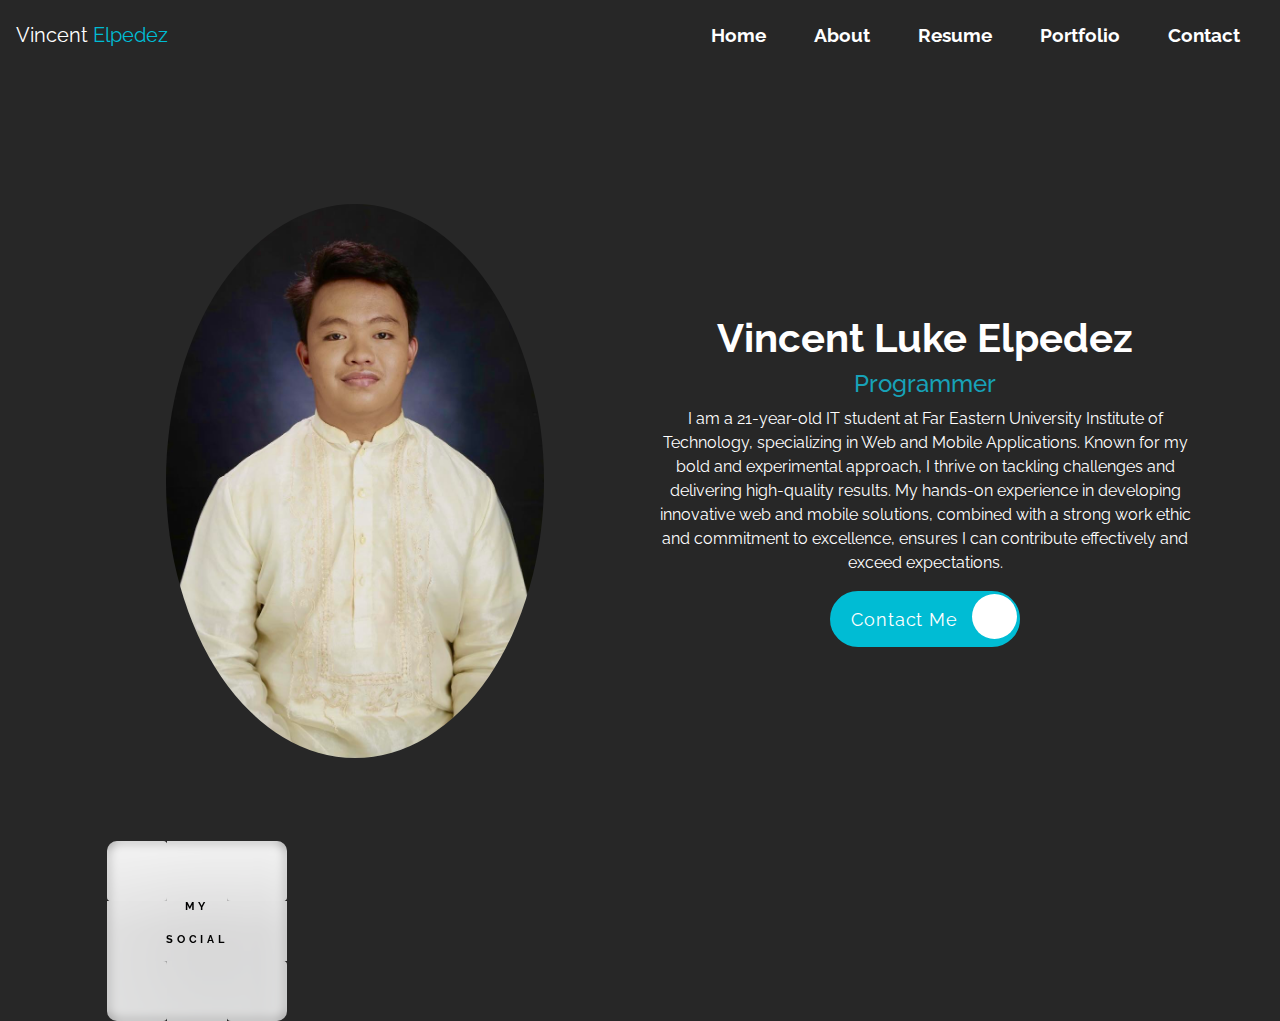
<file: index.html>
<!DOCTYPE html>
<html lang="en">
<head>
    <meta charset="UTF-8">
    <meta name="viewport" content="width=device-width, initial-scale=1.0">
    <title>Vincent Elpedez</title>
    <link rel="stylesheet" href="https://maxcdn.bootstrapcdn.com/bootstrap/4.5.2/css/bootstrap.min.css">
    <link rel="stylesheet" href="./assets/css/style.css">
    <link rel="stylesheet" href="https://cdnjs.cloudflare.com/ajax/libs/font-awesome/5.15.3/css/all.min.css">
    <link href="https://fonts.googleapis.com/css2?family=Raleway:wght@400;700&display=swap" rel="stylesheet">
</head>
<body>
    <!-- Navigation -->
    <nav class="navbar navbar-expand-lg navbar-dark">
        <a class="navbar-brand" href="#">Vincent <span class="text-primary">Elpedez</span></a>
        <button class="navbar-toggler" type="button" data-toggle="collapse" data-target="#navbarNav" aria-controls="navbarNav" aria-expanded="false" aria-label="Toggle navigation">
            <span class="navbar-toggler-icon"></span>
        </button>
        <div class="collapse navbar-collapse" id="navbarNav">
            <ul class="navbar-nav ml-auto">
                <li class="nav-item">
                    <a class="btn" href="index.html"><span>Home</span></a>
                </li>
                <li class="nav-item">
                    <a class="btn" href="./pages/About-me/index.html"><span>About</span></a>
                </li>
                <li class="nav-item">
                    <a class="btn" href="./pages/Resume/index.html"><span>Resume</span></a>
                </li>
                <li class="nav-item">
                    <a class="btn" href="./pages/Portfolio/index.html"><span>Portfolio</span></a>
                </li>
                <li class="nav-item">
                    <a class="btn" href="./pages/Contact/index.html"><span>Contact</span></a>
                </li>
            </ul>
        </div>
    </nav>

    <!-- Main Section -->
    <div class="container text-center text-white">
        <div class="row align-items-center" style="height: 80vh;">
            <div class="col-md-6">
                <img src="./assets/img/PP.jpg" alt="Vincent" class="img-fluid rounded-circle">
            </div>
            <div class="col-md-6">
                <h1>Vincent Luke Elpedez</h1>
                <h3 class="text-info">Programmer</h3>
                <p>I am a 21-year-old IT student at Far Eastern University Institute of Technology, specializing in Web and Mobile Applications. Known for my bold and experimental approach, I thrive on tackling challenges and delivering high-quality results. My hands-on experience in developing innovative web and mobile solutions, combined with a strong work ethic and commitment to excellence, ensures I can contribute effectively and exceed expectations.</p>
                <button class="cta">
                    <span>Contact Me &nbsp;</span>
                    <svg viewBox="0 0 13 10" height="10px" width="15px">
                      <path d="M1,5 L11,5"></path>
                      <polyline points="8 1 12 5 8 9"></polyline>
                    </svg>
                  </button>
            
            </div>
        </div>
        <div class="main">
            <div class="card">
              <svg
                fill-rule="nonzero"
                height="30px"
                width="30px"
                viewBox="0,0,256,256"
                xmlns:xlink="http://www.w3.org/1999/xlink"
                xmlns="http://www.w3.org/2000/svg"
                class="instagram"
              >
              <a xlink:href="https://www.instagram.com/swaggyyvince?igsh=MTYzZGw1YmF0aWx3cA==" target="_blank"></a>
                <g
                  style="mix-blend-mode: normal"
                  text-anchor="none"
                  font-size="none"
                  font-weight="none"
                  font-family="none"
                  stroke-dashoffset="0"
                  stroke-dasharray=""
                  stroke-miterlimit="10"
                  stroke-linejoin="miter"
                  stroke-linecap="butt"
                  stroke-width="1"
                  stroke="none"
                  fill-rule="nonzero"
                >
                  <g transform="scale(8,8)">
                    <path
                      d="M11.46875,5c-3.55078,0 -6.46875,2.91406 -6.46875,6.46875v9.0625c0,3.55078 2.91406,6.46875 6.46875,6.46875h9.0625c3.55078,0 6.46875,-2.91406 6.46875,-6.46875v-9.0625c0,-3.55078 -2.91406,-6.46875 -6.46875,-6.46875zM11.46875,7h9.0625c2.47266,0 4.46875,1.99609 4.46875,4.46875v9.0625c0,2.47266 -1.99609,4.46875 -4.46875,4.46875h-9.0625c-2.47266,0 -4.46875,-1.99609 -4.46875,-4.46875v-9.0625c0,-2.47266 1.99609,-4.46875 4.46875,-4.46875zM21.90625,9.1875c-0.50391,0 -0.90625,0.40234 -0.90625,0.90625c0,0.50391 0.40234,0.90625 0.90625,0.90625c0.50391,0 0.90625,-0.40234 0.90625,-0.90625c0,-0.50391 -0.40234,-0.90625 -0.90625,-0.90625zM16,10c-3.30078,0 -6,2.69922 -6,6c0,3.30078 2.69922,6 6,6c3.30078,0 6,-2.69922 6,-6c0,-3.30078 -2.69922,-6 -6,-6zM16,12c2.22266,0 4,1.77734 4,4c0,2.22266 -1.77734,4 -4,4c-2.22266,0 -4,-1.77734 -4,-4c0,-2.22266 1.77734,-4 4,-4z"
                    ></path>
                  </g>
                </g>
              </svg>
            </div>
            <div class="card">
              <svg
                height="30px"
                width="30px"
                viewBox="0 0 48 48"
                xmlns="http://www.w3.org/2000/svg"
                class="twitter"
              >
                <path
                  d="M42,12.429c-1.323,0.586-2.746,0.977-4.247,1.162c1.526-0.906,2.7-2.351,3.251-4.058c-1.428,0.837-3.01,1.452-4.693,1.776C34.967,9.884,33.05,9,30.926,9c-4.08,0-7.387,3.278-7.387,7.32c0,0.572,0.067,1.129,0.193,1.67c-6.138-0.308-11.582-3.226-15.224-7.654c-0.64,1.082-1,2.349-1,3.686c0,2.541,1.301,4.778,3.285,6.096c-1.211-0.037-2.351-0.374-3.349-0.914c0,0.022,0,0.055,0,0.086c0,3.551,2.547,6.508,5.923,7.181c-0.617,0.169-1.269,0.263-1.941,0.263c-0.477,0-0.942-0.054-1.392-0.135c0.94,2.902,3.667,5.023,6.898,5.086c-2.528,1.96-5.712,3.134-9.174,3.134c-0.598,0-1.183-0.034-1.761-0.104C9.268,36.786,13.152,38,17.321,38c13.585,0,21.017-11.156,21.017-20.834c0-0.317-0.01-0.633-0.025-0.945C39.763,15.197,41.013,13.905,42,12.429"
                ></path>
              </svg>
            </div>
            <div class="card">
              <svg
                height="30px"
                width="30px"
                viewBox="0 0 40 40"
                xmlns="http://www.w3.org/2000/svg"
                class="dribble"
              >
                <path
                  d="M20,38.5C9.799,38.5,1.5,30.201,1.5,20S9.799,1.5,20,1.5S38.5,9.799,38.5,20S30.201,38.5,20,38.5z"
                ></path>
                <path
                  d="M20,2c9.925,0,18,8.075,18,18s-8.075,18-18,18S2,29.925,2,20S10.075,2,20,2 M20,1 C9.507,1,1,9.507,1,20s8.507,19,19,19s19-8.507,19-19S30.493,1,20,1L20,1z"
                  fill="#ea4c89"
                ></path>
                <path
                  d="M28.352 36.914c0 0-3.032-21.087-15.63-34.292M1.269 17.848c0 0 24.2 2.117 32.075-11.102M7.804 34.152c0 0 8.624-19.807 31.058-12.194"
                  stroke-miterlimit="10"
                  stroke="#ea4c89"
                  fill="none"
                ></path>
              </svg>
            </div>
            <div class="card">
              <svg
                height="30px"
                width="30px"
                viewBox="0 0 50 50"
                xmlns="http://www.w3.org/2000/svg"
                class="codepen"
              >
                <path
                  d="M 25 4 L 4 17.34375 L 4 32.652344 L 25 46 L 46 32.65625 L 46 17.34375 Z M 25 29.183594 L 19.066406 25.070313 L 25 21.023438 L 30.933594 25.070313 Z M 27 17.605469 L 27 9.949219 L 40.429688 18.484375 L 34.410156 22.65625 Z M 23 17.605469 L 15.589844 22.65625 L 9.570313 18.484375 L 23 9.949219 Z M 12.09375 25.042969 L 8 27.832031 L 8 22.203125 Z M 15.570313 27.453125 L 23 32.605469 L 23 40.050781 L 9.589844 31.527344 Z M 27 32.605469 L 34.429688 27.453125 L 40.410156 31.527344 L 27 40.050781 Z M 37.90625 25.042969 L 42 22.203125 L 42 27.832031 Z"
                ></path>
              </svg>
            </div>
            <div class="card">
              <svg
                xmlns="http://www.w3.org/2000/svg"
                viewBox="0 0 100 100"
                height="23px"
                width="23px"
                class="uiverse"
              >
                <path
                  fill="url(#paint0_linear_501_142)"
                  d="M38.0481 4.82927C38.0481 2.16214 40.018 0 42.4481 0H51.2391C53.6692 0 55.6391 2.16214 55.6391 4.82927V40.1401C55.6391 48.8912 53.2343 55.6657 48.4248 60.4636C43.6153 65.2277 36.7304 67.6098 27.7701 67.6098C18.8099 67.6098 11.925 65.2953 7.11548 60.6663C2.37183 56.0036 3.8147e-06 49.2967 3.8147e-06 40.5456V4.82927C3.8147e-06 2.16213 1.96995 0 4.4 0H13.2405C15.6705 0 17.6405 2.16214 17.6405 4.82927V39.1265C17.6405 43.7892 18.4805 47.2018 20.1605 49.3642C21.8735 51.5267 24.4759 52.6079 27.9678 52.6079C31.4596 52.6079 34.0127 51.5436 35.6268 49.4149C37.241 47.2863 38.0481 43.8399 38.0481 39.0758V4.82927Z"
                ></path>
                <path
                  fill="url(#paint1_linear_501_142)"
                  d="M86.9 61.8682C86.9 64.5353 84.9301 66.6975 82.5 66.6975H73.6595C71.2295 66.6975 69.2595 64.5353 69.2595 61.8682V4.82927C69.2595 2.16214 71.2295 0 73.6595 0H82.5C84.9301 0 86.9 2.16214 86.9 4.82927V61.8682Z"
                ></path>
                <path
                  fill="url(#paint2_linear_501_142)"
                  d="M2.86102e-06 83.2195C2.86102e-06 80.5524 1.96995 78.3902 4.4 78.3902H83.6C86.0301 78.3902 88 80.5524 88 83.2195V89.1707C88 91.8379 86.0301 94 83.6 94H4.4C1.96995 94 0 91.8379 0 89.1707L2.86102e-06 83.2195Z"
                ></path>
                <defs>
                  <linearGradient
                    gradientUnits="userSpaceOnUse"
                    y2="87.6201"
                    x2="96.1684"
                    y1="0"
                    x1="0"
                    id="paint0_linear_501_142"
                  >
                    <stop stop-color="#BF66FF"></stop>
                    <stop stop-color="#6248FF" offset="0.510417"></stop>
                    <stop stop-color="#00DDEB" offset="1"></stop>
                  </linearGradient>
                  <linearGradient
                    gradientUnits="userSpaceOnUse"
                    y2="87.6201"
                    x2="96.1684"
                    y1="0"
                    x1="0"
                    id="paint1_linear_501_142"
                  >
                    <stop stop-color="#BF66FF"></stop>
                    <stop stop-color="#6248FF" offset="0.510417"></stop>
                    <stop stop-color="#00DDEB" offset="1"></stop>
                  </linearGradient>
                  <linearGradient
                    gradientUnits="userSpaceOnUse"
                    y2="87.6201"
                    x2="96.1684"
                    y1="0"
                    x1="0"
                    id="paint2_linear_501_142"
                  >
                    <stop stop-color="#BF66FF"></stop>
                    <stop stop-color="#6248FF" offset="0.510417"></stop>
                    <stop stop-color="#00DDEB" offset="1"></stop>
                  </linearGradient>
                </defs>
              </svg>
            </div>
            <div class="card">
              <svg
                xmlns="http://www.w3.org/2000/svg"
                viewBox="0 0 48 48"
                width="30px"
                height="30px"
                class="discord"
              >
                <path
                  d="M40,12c0,0-4.585-3.588-10-4l-0.488,0.976C34.408,10.174,36.654,11.891,39,14c-4.045-2.065-8.039-4-15-4s-10.955,1.935-15,4c2.346-2.109,5.018-4.015,9.488-5.024L18,8c-5.681,0.537-10,4-10,4s-5.121,7.425-6,22c5.162,5.953,13,6,13,6l1.639-2.185C13.857,36.848,10.715,35.121,8,32c3.238,2.45,8.125,5,16,5s12.762-2.55,16-5c-2.715,3.121-5.857,4.848-8.639,5.815L33,40c0,0,7.838-0.047,13-6C45.121,19.425,40,12,40,12z M17.5,30c-1.933,0-3.5-1.791-3.5-4c0-2.209,1.567-4,3.5-4s3.5,1.791,3.5,4C21,28.209,19.433,30,17.5,30z M30.5,30c-1.933,0-3.5-1.791-3.5-4c0-2.209,1.567-4,3.5-4s3.5,1.791,3.5,4C34,28.209,32.433,30,30.5,30z"
                ></path>
              </svg>
            </div>
            <div class="card">
              <svg
                height="30px"
                width="30px"
                viewBox="0 0 30 30"
                xmlns="http://www.w3.org/2000/svg"
                class="github"
              >
                <path
                  d="M15,3C8.373,3,3,8.373,3,15c0,5.623,3.872,10.328,9.092,11.63C12.036,26.468,12,26.28,12,26.047v-2.051 c-0.487,0-1.303,0-1.508,0c-0.821,0-1.551-0.353-1.905-1.009c-0.393-0.729-0.461-1.844-1.435-2.526 c-0.289-0.227-0.069-0.486,0.264-0.451c0.615,0.174,1.125,0.596,1.605,1.222c0.478,0.627,0.703,0.769,1.596,0.769 c0.433,0,1.081-0.025,1.691-0.121c0.328-0.833,0.895-1.6,1.588-1.962c-3.996-0.411-5.903-2.399-5.903-5.098 c0-1.162,0.495-2.286,1.336-3.233C9.053,10.647,8.706,8.73,9.435,8c1.798,0,2.885,1.166,3.146,1.481C13.477,9.174,14.461,9,15.495,9 c1.036,0,2.024,0.174,2.922,0.483C18.675,9.17,19.763,8,21.565,8c0.732,0.731,0.381,2.656,0.102,3.594 c0.836,0.945,1.328,2.066,1.328,3.226c0,2.697-1.904,4.684-5.894,5.097C18.199,20.49,19,22.1,19,23.313v2.734 c0,0.104-0.023,0.179-0.035,0.268C23.641,24.676,27,20.236,27,15C27,8.373,21.627,3,15,3z"
                ></path>
              </svg>
            </div>
            <div class="card">
              <svg
                height="30px"
                width="30px"
                viewBox="0 0 48 48"
                xmlns="http://www.w3.org/2000/svg"
                class="telegram"
              >
                <path d="M24 4A20 20 0 1 0 24 44A20 20 0 1 0 24 4Z"></path>
                <path
                  d="M33.95,15l-3.746,19.126c0,0-0.161,0.874-1.245,0.874c-0.576,0-0.873-0.274-0.873-0.274l-8.114-6.733 l-3.97-2.001l-5.095-1.355c0,0-0.907-0.262-0.907-1.012c0-0.625,0.933-0.923,0.933-0.923l21.316-8.468 c-0.001-0.001,0.651-0.235,1.126-0.234C33.667,14,34,14.125,34,14.5C34,14.75,33.95,15,33.95,15z"
                  fill="#fff"
                ></path>
                <path
                  d="M23,30.505l-3.426,3.374c0,0-0.149,0.115-0.348,0.12c-0.069,0.002-0.143-0.009-0.219-0.043 l0.964-5.965L23,30.505z"
                  fill="#b0bec5"
                ></path>
                <path
                  d="M29.897,18.196c-0.169-0.22-0.481-0.26-0.701-0.093L16,26c0,0,2.106,5.892,2.427,6.912 c0.322,1.021,0.58,1.045,0.58,1.045l0.964-5.965l9.832-9.096C30.023,18.729,30.064,18.416,29.897,18.196z"
                  fill="#cfd8dc"
                ></path>
              </svg>
            </div>
            <div class="card">
              <svg
                xml:space="preserve"
                viewBox="0 0 256 256"
                height="30"
                width="30"
                version="1.1"
                xmlns:xlink="http://www.w3.org/1999/xlink"
                xmlns="http://www.w3.org/2000/svg"
                class="reddit"
              >
                <defs></defs>
                <g
                  transform="translate(1.4065934065934016 1.4065934065934016) scale(2.81 2.81)"
                  style="stroke: none; border-radius:50%; stroke-width: 0; stroke-dasharray: none; stroke-linecap: butt; stroke-linejoin: miter; stroke-miterlimit: 10; fill: none; fill-rule: nonzero; opacity: 1;"
                >
                  <circle
                    transform="matrix(1 0 0 1 0 0)"
                    style="stroke: none; stroke-width: 0; stroke-dasharray: none; stroke-linecap: butt; stroke-linejoin: miter; stroke-miterlimit: 10; fill-rule: nonzero; opacity: 1;"
                    r="45"
                    cy="45"
                    cx="45"
                  ></circle>
                  <path
                    stroke-linecap="round"
                    transform="matrix(1 0 0 1 0 0)"
                    style="stroke: none; stroke-width: 1; stroke-dasharray: none; stroke-linecap: butt; stroke-linejoin: miter; stroke-miterlimit: 10; fill-rule: nonzero; opacity: 1;"
                    d="M 75.011 45 c -0.134 -3.624 -3.177 -6.454 -6.812 -6.331 c -1.611 0.056 -3.143 0.716 -4.306 1.823 c -5.123 -3.49 -11.141 -5.403 -17.327 -5.537 l 2.919 -14.038 l 9.631 2.025 c 0.268 2.472 2.483 4.262 4.955 3.993 c 2.472 -0.268 4.262 -2.483 3.993 -4.955 s -2.483 -4.262 -4.955 -3.993 c -1.421 0.145 -2.696 0.973 -3.4 2.204 L 48.68 17.987 c -0.749 -0.168 -1.499 0.302 -1.667 1.063 c 0 0.011 0 0.011 0 0.022 l -3.322 15.615 c -6.264 0.101 -12.36 2.025 -17.55 5.537 c -2.64 -2.483 -6.801 -2.36 -9.284 0.291 c -2.483 2.64 -2.36 6.801 0.291 9.284 c 0.515 0.481 1.107 0.895 1.767 1.186 c -0.045 0.66 -0.045 1.32 0 1.98 c 0 10.078 11.745 18.277 26.23 18.277 c 14.485 0 26.23 -8.188 26.23 -18.277 c 0.045 -0.66 0.045 -1.32 0 -1.98 C 73.635 49.855 75.056 47.528 75.011 45 z M 30.011 49.508 c 0 -2.483 2.025 -4.508 4.508 -4.508 c 2.483 0 4.508 2.025 4.508 4.508 s -2.025 4.508 -4.508 4.508 C 32.025 53.993 30.011 51.991 30.011 49.508 z M 56.152 62.058 v -0.179 c -3.199 2.405 -7.114 3.635 -11.119 3.468 c -4.005 0.168 -7.919 -1.063 -11.119 -3.468 c -0.425 -0.515 -0.347 -1.286 0.168 -1.711 c 0.447 -0.369 1.085 -0.369 1.544 0 c 2.707 1.98 6.007 2.987 9.362 2.83 c 3.356 0.179 6.667 -0.783 9.407 -2.74 c 0.492 -0.481 1.297 -0.47 1.779 0.022 C 56.655 60.772 56.644 61.577 56.152 62.058 z M 55.537 54.34 c -0.078 0 -0.145 0 -0.224 0 l 0.034 -0.168 c -2.483 0 -4.508 -2.025 -4.508 -4.508 s 2.025 -4.508 4.508 -4.508 s 4.508 2.025 4.508 4.508 C 59.955 52.148 58.02 54.239 55.537 54.34 z"
                  ></path>
                </g>
              </svg>
            </div>
            <p class="text">MY<br /><br />SOCIAL</p>
            <div class="main_back"></div>
          </div>
          
    </div>

    <!-- Scripts -->
    <script src="https://code.jquery.com/jquery-3.5.1.slim.min.js"></script>
    <script src="https://cdn.jsdelivr.net/npm/@popperjs/core@2.5.4/dist/umd/popper.min.js"></script>
    <script src="https://maxcdn.bootstrapcdn.com/bootstrap/4.5.2/js/bootstrap.min.js"></script>
</body>
</html>
</file>
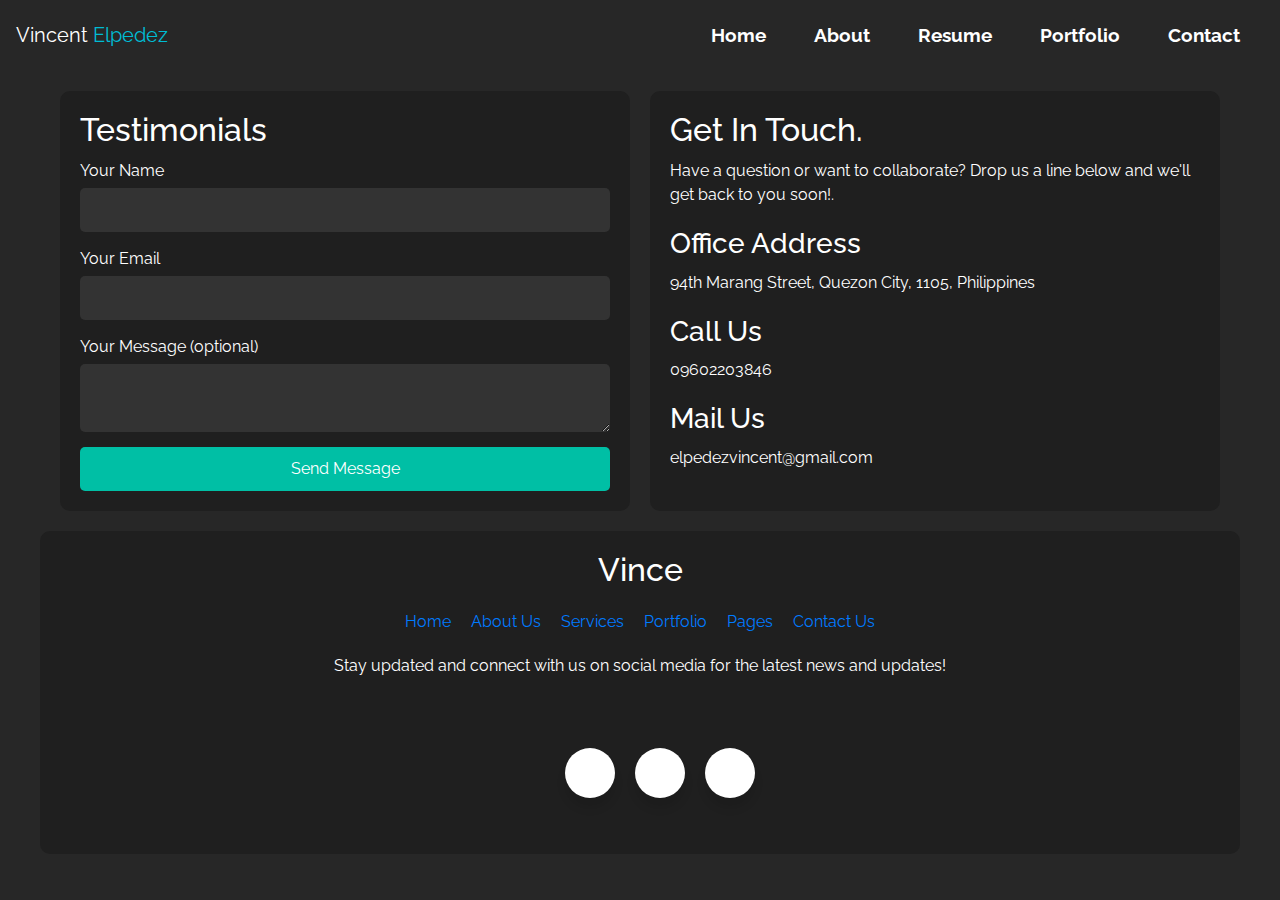
<file: pages/Contact/index.html>
<!DOCTYPE html>
<html lang="en">
<head>
    <meta charset="UTF-8">
    <meta name="viewport" content="width=device-width, initial-scale=1.0">
    <title>Vincent Elpedez</title>
    <link rel="stylesheet" href="https://maxcdn.bootstrapcdn.com/bootstrap/4.5.2/css/bootstrap.min.css">
    <link rel="stylesheet" href="./assets/css/style.css">
    <link rel="stylesheet" href="https://cdnjs.cloudflare.com/ajax/libs/font-awesome/5.15.3/css/all.min.css">
    <link href="https://fonts.googleapis.com/css2?family=Raleway:wght@400;700&display=swap" rel="stylesheet">
</head>

    <!-- Navigation -->
    <nav class="navbar navbar-expand-lg navbar-dark">
        <a class="navbar-brand" href="#">Vincent <span class="text-primary">Elpedez</span></a>
        <button class="navbar-toggler" type="button" data-toggle="collapse" data-target="#navbarNav" aria-controls="navbarNav" aria-expanded="false" aria-label="Toggle navigation">
            <span class="navbar-toggler-icon"></span>
        </button>
        <div class="collapse navbar-collapse" id="navbarNav">
            <ul class="navbar-nav ml-auto">
                <li class="nav-item">
                    <a class="btn" href="../../index.html"><span>Home</span></a>
                </li>
                <li class="nav-item">
                    <a class="btn" href="../About-me/index.html"><span>About</span></a>
                </li>
                <li class="nav-item">
                    <a class="btn" href="../Resume/index.html"><span>Resume</span></a>
                </li>
                <li class="nav-item">
                    <a class="btn" href="../Portfolio/index.html"><span>Portfolio</span></a>
                </li>
                <li class="nav-item">
                    <a class="btn" href="./index.html"><span>Contact</span></a>
                </li>
            </ul>
        </div>
    </nav>

    <!-- Main Section -->
    <body>
        <!-- Contact Form Section -->
        <section class="contact-section">
          <div class="contact-container">
            <div class="form-container">
              <h2>Testimonials</h2>
              <form action="#">
                <div class="input-group">
                  <label for="name">Your Name</label>
                  <input type="text" id="name" name="name">
                </div>
                <div class="input-group">
                  <label for="email">Your Email</label>
                  <input type="email" id="email" name="email">
                </div>
                <div class="input-group">
                  <label for="message">Your Message (optional)</label>
                  <textarea id="message" name="message"></textarea>
                </div>
                <button type="submit">Send Message</button>
              </form>
            </div>
            <div class="contact-info">
              <h2>Get In Touch.</h2>
              <p>Have a question or want to collaborate? Drop us a line below and we'll get back to you soon!.</p>
              <div class="info-group">
                <h3>Office Address</h3>
                <p>94th Marang Street, Quezon City, 1105, Philippines</p>
              </div>
              <div class="info-group">
                <h3>Call Us</h3>
                <p>09602203846</p>
              </div>
              <div class="info-group">
                <h3>Mail Us</h3>
                <p>elpedezvincent@gmail.com</p>
              </div>
            </div>
          </div>
        </section>
      
        <!-- Footer Section -->
        <footer>
          <div class="footer-container">
            <h2>Vince</h2>
            <nav>
              <a href="#">Home</a>
              <a href="#">About Us</a>
              <a href="#">Services</a>
              <a href="#">Portfolio</a>
              <a href="#">Pages</a>
              <a href="#">Contact Us</a>
            </nav>
            <p>Stay updated and connect with us on social media for the latest news and updates!</p>
            <ul class="wrapper">
                <li class="icon facebook">
                  <span class="tooltip">Facebook</span>
                  <svg
                    viewBox="0 0 320 512"
                    height="1.2em"
                    fill="currentColor"
                    xmlns="http://www.w3.org/2000/svg"
                  >
                    <path
                      d="M279.14 288l14.22-92.66h-88.91v-60.13c0-25.35 12.42-50.06 52.24-50.06h40.42V6.26S260.43 0 225.36 0c-73.22 0-121.08 44.38-121.08 124.72v70.62H22.89V288h81.39v224h100.17V288z"
                    ></path>
                  </svg>
                </li>
                <li class="icon twitter">
                  <span class="tooltip">Twitter</span>
                  <svg
                    height="1.8em"
                    fill="currentColor"
                    viewBox="0 0 48 48"
                    xmlns="http://www.w3.org/2000/svg"
                    class="twitter"
                  >
                    <path
                      d="M42,12.429c-1.323,0.586-2.746,0.977-4.247,1.162c1.526-0.906,2.7-2.351,3.251-4.058c-1.428,0.837-3.01,1.452-4.693,1.776C34.967,9.884,33.05,9,30.926,9c-4.08,0-7.387,3.278-7.387,7.32c0,0.572,0.067,1.129,0.193,1.67c-6.138-0.308-11.582-3.226-15.224-7.654c-0.64,1.082-1,2.349-1,3.686c0,2.541,1.301,4.778,3.285,6.096c-1.211-0.037-2.351-0.374-3.349-0.914c0,0.022,0,0.055,0,0.086c0,3.551,2.547,6.508,5.923,7.181c-0.617,0.169-1.269,0.263-1.941,0.263c-0.477,0-0.942-0.054-1.392-0.135c0.94,2.902,3.667,5.023,6.898,5.086c-2.528,1.96-5.712,3.134-9.174,3.134c-0.598,0-1.183-0.034-1.761-0.104C9.268,36.786,13.152,38,17.321,38c13.585,0,21.017-11.156,21.017-20.834c0-0.317-0.01-0.633-0.025-0.945C39.763,15.197,41.013,13.905,42,12.429"
                    ></path>
                  </svg>
                </li>
                <li class="icon instagram">
                  <span class="tooltip">Instagram</span>
                  <svg
                    xmlns="http://www.w3.org/2000/svg"
                    height="1.2em"
                    fill="currentColor"
                    class="bi bi-instagram"
                    viewBox="0 0 16 16"
                  >
                    <path
                      d="M8 0C5.829 0 5.556.01 4.703.048 3.85.088 3.269.222 2.76.42a3.917 3.917 0 0 0-1.417.923A3.927 3.927 0 0 0 .42 2.76C.222 3.268.087 3.85.048 4.7.01 5.555 0 5.827 0 8.001c0 2.172.01 2.444.048 3.297.04.852.174 1.433.372 1.942.205.526.478.972.923 1.417.444.445.89.719 1.416.923.51.198 1.09.333 1.942.372C5.555 15.99 5.827 16 8 16s2.444-.01 3.298-.048c.851-.04 1.434-.174 1.943-.372a3.916 3.916 0 0 0 1.416-.923c.445-.445.718-.891.923-1.417.197-.509.332-1.09.372-1.942C15.99 10.445 16 10.173 16 8s-.01-2.445-.048-3.299c-.04-.851-.175-1.433-.372-1.941a3.926 3.926 0 0 0-.923-1.417A3.911 3.911 0 0 0 13.24.42c-.51-.198-1.092-.333-1.943-.372C10.443.01 10.172 0 7.998 0h.003zm-.717 1.442h.718c2.136 0 2.389.007 3.232.046.78.035 1.204.166 1.486.275.373.145.64.319.92.599.28.28.453.546.598.92.11.281.24.705.275 1.485.039.843.047 1.096.047 3.231s-.008 2.389-.047 3.232c-.035.78-.166 1.203-.275 1.485a2.47 2.47 0 0 1-.599.919c-.28.28-.546.453-.92.598-.28.11-.704.24-1.485.276-.843.038-1.096.047-3.232.047s-2.39-.009-3.233-.047c-.78-.036-1.203-.166-1.485-.276a2.478 2.478 0 0 1-.92-.598 2.48 2.48 0 0 1-.6-.92c-.109-.281-.24-.705-.275-1.485-.038-.843-.046-1.096-.046-3.233 0-2.136.008-2.388.046-3.231.036-.78.166-1.204.276-1.486.145-.373.319-.64.599-.92.28-.28.546-.453.92-.598.282-.11.705-.24 1.485-.276.738-.034 1.024-.044 2.515-.045v.002zm4.988 1.328a.96.96 0 1 0 0 1.92.96.96 0 0 0 0-1.92zm-4.27 1.122a4.109 4.109 0 1 0 0 8.217 4.109 4.109 0 0 0 0-8.217zm0 1.441a2.667 2.667 0 1 1 0 5.334 2.667 2.667 0 0 1 0-5.334z"
                    ></path>
                  </svg>
                </li>
              </ul>
              
          </div>
        </footer>
      </body>

    <!-- Scripts -->
    <script src="https://code.jquery.com/jquery-3.5.1.slim.min.js"></script>
    <script src="https://cdn.jsdelivr.net/npm/@popperjs/core@2.5.4/dist/umd/popper.min.js"></script>
    <script src="https://maxcdn.bootstrapcdn.com/bootstrap/4.5.2/js/bootstrap.min.js"></script>
</body>
</html>
</file>
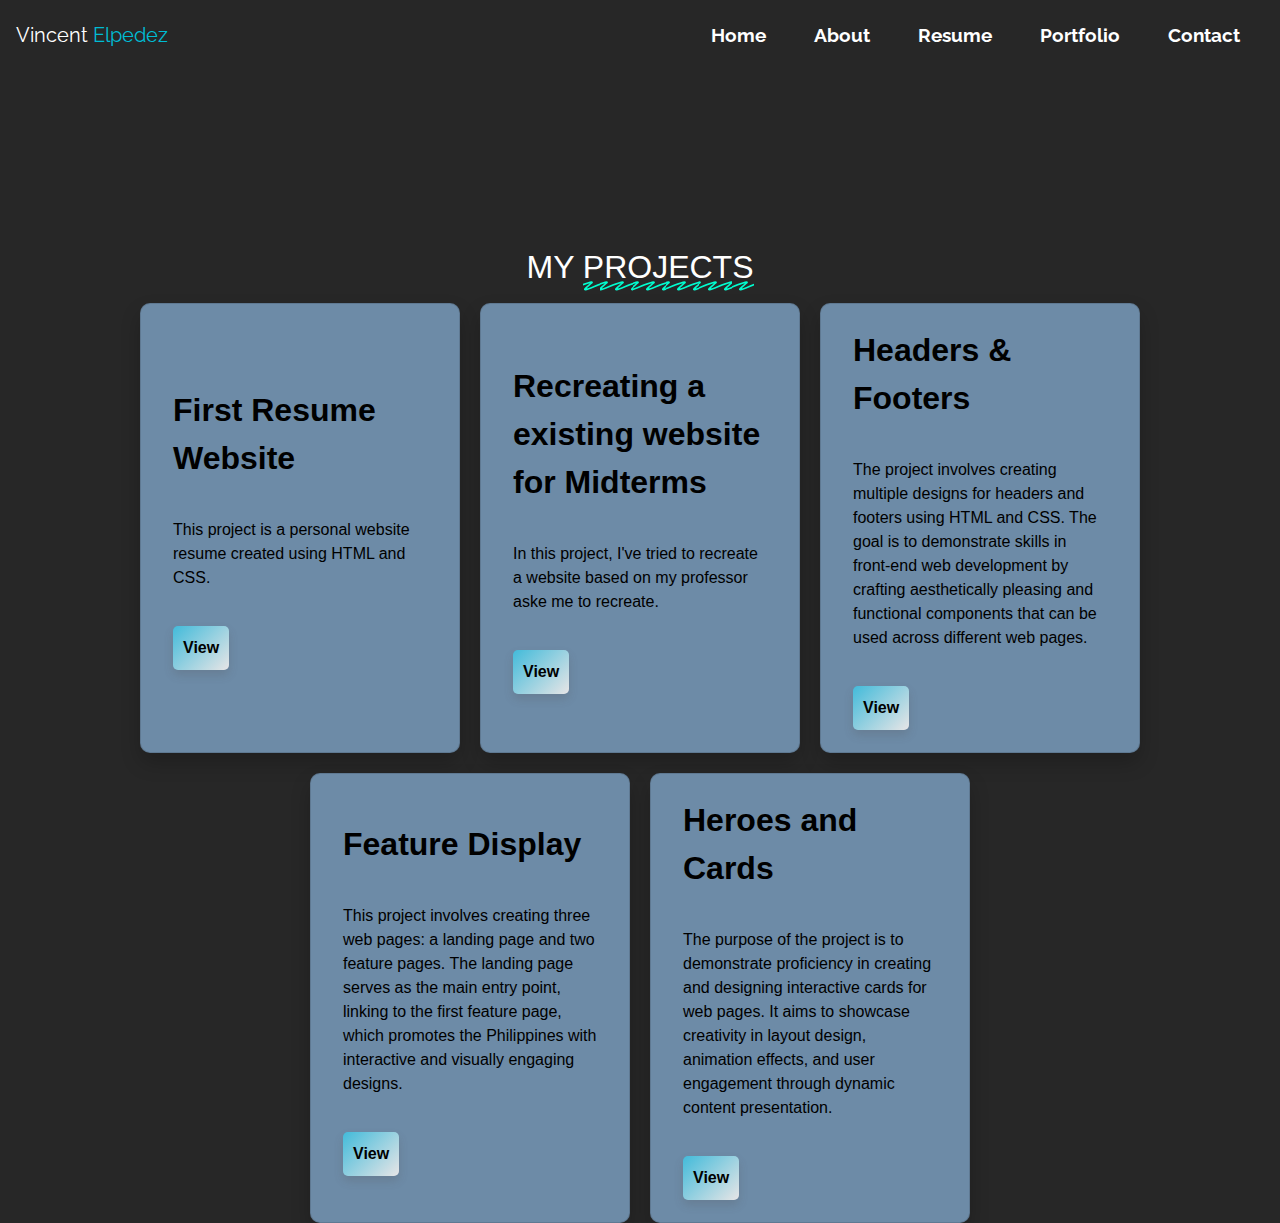
<file: pages/Portfolio/index.html>
<!DOCTYPE html>
<html lang="en">
<head>
    <meta charset="UTF-8">
    <meta name="viewport" content="width=device-width, initial-scale=1.0">
    <title>Vincent Elpedez</title>
    <link rel="stylesheet" href="https://maxcdn.bootstrapcdn.com/bootstrap/4.5.2/css/bootstrap.min.css">
    <link rel="stylesheet" href="./assets/css/style.css">
    <link rel="stylesheet" href="https://cdnjs.cloudflare.com/ajax/libs/font-awesome/5.15.3/css/all.min.css">
    <link href="https://fonts.googleapis.com/css2?family=Raleway:wght@400;700&display=swap" rel="stylesheet">
</head>

    <!-- Navigation -->
    <nav class="navbar navbar-expand-lg navbar-dark">
        <a class="navbar-brand" href="#">Vincent <span class="text-primary">Elpedez</span></a>
        <button class="navbar-toggler" type="button" data-toggle="collapse" data-target="#navbarNav" aria-controls="navbarNav" aria-expanded="false" aria-label="Toggle navigation">
            <span class="navbar-toggler-icon"></span>
        </button>
        <div class="collapse navbar-collapse" id="navbarNav">
            <ul class="navbar-nav ml-auto">
                <li class="nav-item">
                    <a class="btn" href="../../index.html"><span>Home</span></a>
                </li>
                <li class="nav-item">
                    <a class="btn" href="../About-me/index.html"><span>About</span></a>
                </li>
                <li class="nav-item">
                    <a class="btn" href="../Resume/index.html"><span>Resume</span></a>
                </li>
                <li class="nav-item">
                    <a class="btn" href="./index.html"><span>Portfolio</span></a>
                </li>
                <li class="nav-item">
                    <a class="btn" href="../Contact/index.html"><span>Contact</span></a>
                </li>
            </ul>
        </div>
    </nav>

    <!-- Main Section -->
    <body>
        <h2 class="section-heading">My <span class="fancy">Projects</span></h2>
        <div class="cards-container">
            <div class="card">
                <div class="content">
                    <p class="heading">First Resume Website</p>
                    <p class="para">
                        This project is a personal website resume created using HTML and CSS.
                    </p>
                    <a href="https://vinceelpedez.github.io/WD-Sw2-Elpedez/" class="btn">View</a>
                </div>
            </div>
            <div class="card">
                <div class="content">
                    <p class="heading">Recreating a existing website for Midterms</p>
                    <p class="para">
                        In this project, I've tried to recreate a website based on my professor aske me to recreate.
                    </p>
                    <a href="https://vinceelpedez.github.io/WD-MIDTERMS-ELPEDEZ/" class="btn">View</a>
                </div>
            </div>
            <div class="card">
                <div class="content">
                    <p class="heading">Headers & Footers</p>
                    <p class="para">
                        The project involves creating multiple designs for headers and footers using HTML and CSS. The goal is to demonstrate skills in front-end web development by crafting aesthetically pleasing and functional components that can be used across different web pages. 
                    </p>
                    <a href="https://vinceelpedez.github.io/WD-ELPEDEZ-SA3/" class="btn">View</a>
                </div>
            </div>
            <div class="card">
                <div class="content">
                    <p class="heading">Feature Display</p>
                    <p class="para">
                        This project involves creating three web pages: a landing page and two feature pages. The landing page serves as the main entry point, linking to the first feature page, which promotes the Philippines with interactive and visually engaging designs.
                    </p>
                    <a href="https://vinceelpedez.github.io/WD-SW4-ELPEDEZ/" class="btn">View</a>
                </div>
            </div>
            <div class="card">
                <div class="content">
                    <p class="heading">Heroes and Cards</p>
                    <p class="para">
                        The purpose of the project is to demonstrate proficiency in creating and designing interactive cards for web pages. It aims to showcase creativity in layout design, animation effects, and user engagement through dynamic content presentation.
                    </p>
                    <a href="https://vinceelpedez.github.io/WD-Hands-on-2-ELPEDEZ/" class="btn">View</a>
                </div>
            </div>
        </div>


        </body>

    <!-- Scripts -->
    <script src="https://code.jquery.com/jquery-3.5.1.slim.min.js"></script>
    <script src="https://cdn.jsdelivr.net/npm/@popperjs/core@2.5.4/dist/umd/popper.min.js"></script>
    <script src="https://maxcdn.bootstrapcdn.com/bootstrap/4.5.2/js/bootstrap.min.js"></script>
</body>
</html>
</file>
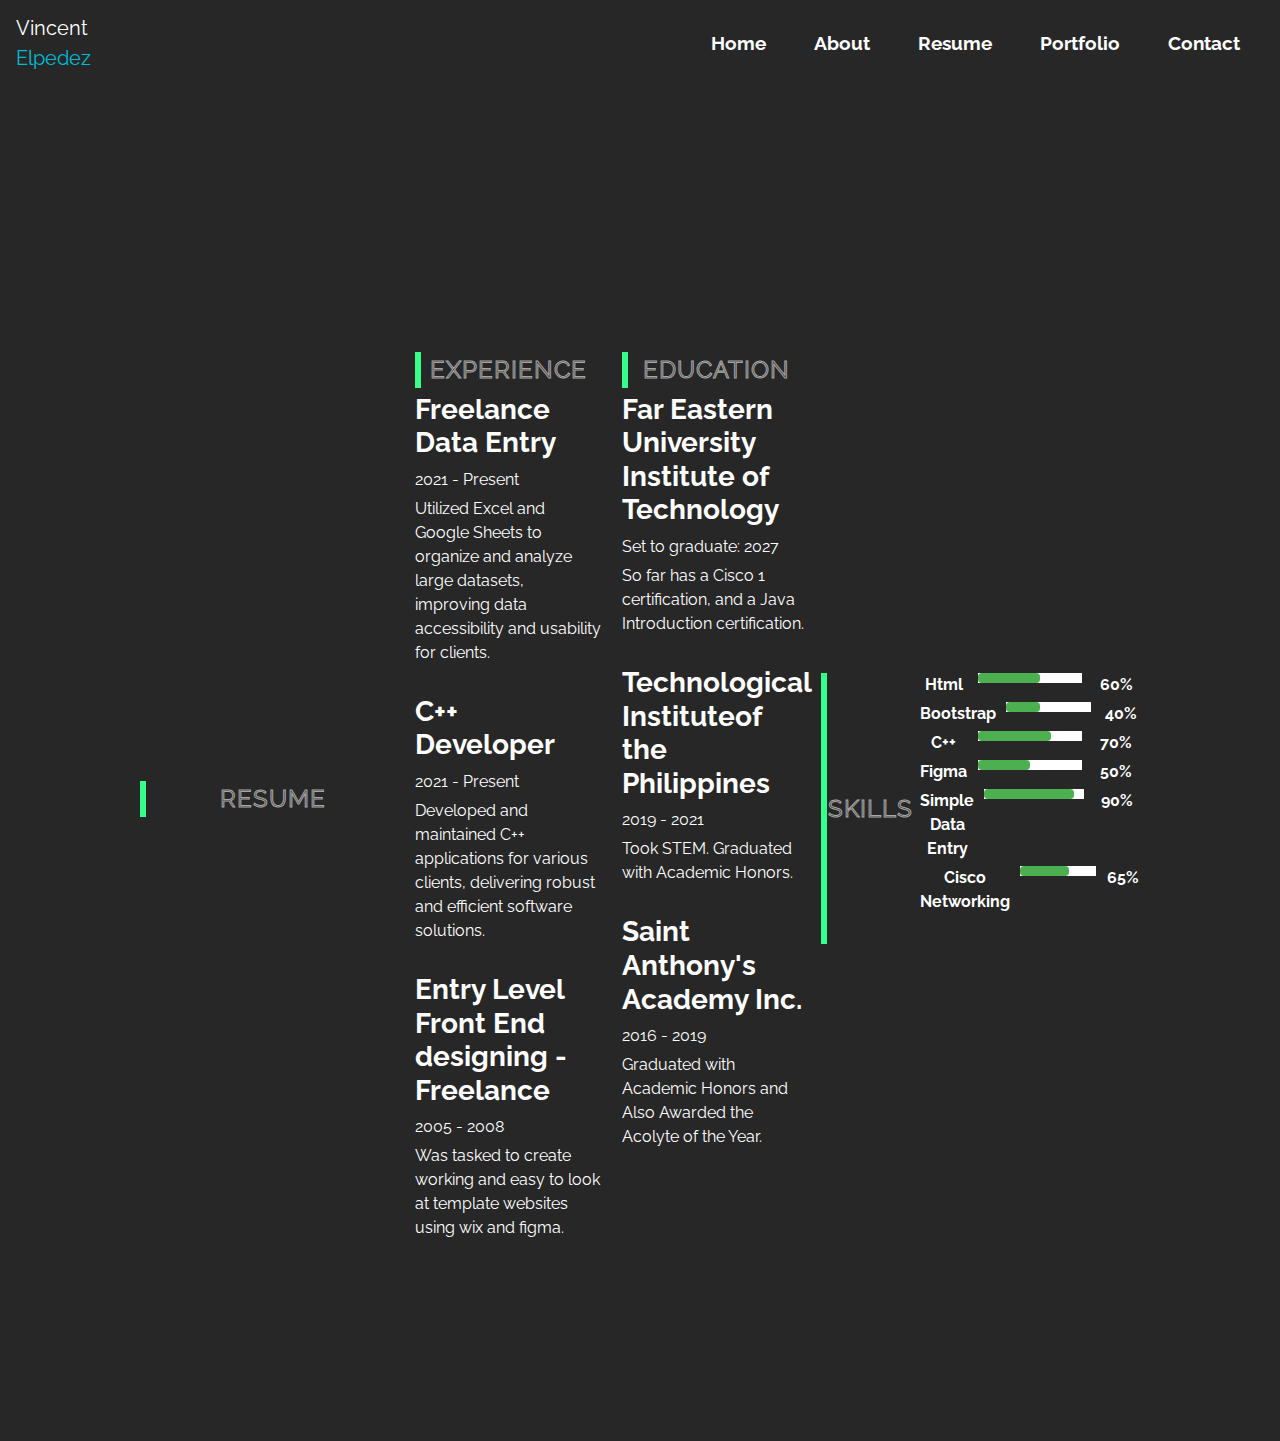
<file: pages/Resume/index.html>
<!DOCTYPE html>
<html lang="en">
<head>
    <meta charset="UTF-8">
    <meta name="viewport" content="width=device-width, initial-scale=1.0">
    <title>Vincent Elpedez</title>
    <link rel="stylesheet" href="https://maxcdn.bootstrapcdn.com/bootstrap/4.5.2/css/bootstrap.min.css">
    <link rel="stylesheet" href="./assets/css/style.css">
    <link rel="stylesheet" href="https://cdnjs.cloudflare.com/ajax/libs/font-awesome/5.15.3/css/all.min.css">
    <link href="https://fonts.googleapis.com/css2?family=Raleway:wght@400;700&display=swap" rel="stylesheet">
</head>
<body>
    <!-- Navigation -->
    <nav class="navbar navbar-expand-lg navbar-dark">
        <a class="navbar-brand" href="#">Vincent <span class="text-primary">Elpedez</span></a>
        <button class="navbar-toggler" type="button" data-toggle="collapse" data-target="#navbarNav" aria-controls="navbarNav" aria-expanded="false" aria-label="Toggle navigation">
            <span class="navbar-toggler-icon"></span>
        </button>
        <div class="collapse navbar-collapse" id="navbarNav">
            <ul class="navbar-nav ml-auto">
                <li class="nav-item">
                    <a class="btn" href="../../index.html"><span>Home</span></a>
                </li>
                <li class="nav-item">
                    <a class="btn" href="../About-me/index.html"><span>About</span></a>
                </li>
                <li class="nav-item">
                    <a class="btn" href="./index.html"><span>Resume</span></a>
                </li>
                <li class="nav-item">
                    <a class="btn" href="../Portfolio/index.html"><span>Portfolio</span></a>
                </li>
                <li class="nav-item">
                    <a class="btn" href="../Contact/index.html"><span>Contact</span></a>
                </li>
            </ul>
        </div>
    </nav>

    <!-- Main Section -->
    <body>
        <div class="resume-container">
            <div class="resume">
                <button class="button" data-text="Resume">
                    <span class="actual-text">&nbsp;Resume&nbsp;</span>
                    <span aria-hidden="true" class="hover-text">&nbsp;Resume&nbsp;</span>
                </button>
                <div class="section">
                    <div class="column">
                        <button class="button" data-text="Working History">
                            <span class="actual-text">&nbsp;Experience&nbsp;</span>
                            <span aria-hidden="true" class="hover-text">&nbsp;Experience&nbsp;</span>
                        </button>
                        <div class="job">
                            <h3>Freelance Data Entry</h3>
                            <span>2021 - Present</span>
                            <p>Utilized Excel and Google Sheets to organize and analyze large datasets, improving data accessibility and usability for clients.</p>
                        </div>
                        <div class="job">
                            <h3>C++ Developer</h3>
                            <span>2021 - Present</span>
                            <p>Developed and maintained C++ applications for various clients, delivering robust and efficient software solutions.</p>
                        </div>
                        <div class="job">
                            <h3>Entry Level Front End designing -  Freelance</h3>
                            <span>2005 - 2008</span>
                            <p>Was tasked to create working and easy to look at template websites using wix and figma.</p>
                        </div>
                    </div>
                    <div class="column">
                        <button class="button" data-text="History">
                            <span class="actual-text">&nbsp;Education&nbsp;</span>
                            <span aria-hidden="true" class="hover-text">&nbsp;Education&nbsp;</span>
                        </button>
                        <div class="education">
                            <h3>Far Eastern University Institute of Technology</h3>
                            <span>Set to graduate: 2027</span>
                            <p>So far has a Cisco 1 certification, and a Java Introduction certification.</p>
                        </div>
                        <div class="education">
                            <h3>Technological Instituteof the Philippines</h3>
                            <span>2019 - 2021</span>
                            <p>Took  STEM. Graduated with Academic Honors.</p>
                        </div>
                        <div class="education">
                            <h3>Saint Anthony's Academy Inc.</h3>
                            <span>2016 - 2019</span>
                            <p>Graduated with Academic Honors and Also Awarded the Acolyte of the Year.</p>
                        </div>
                    </div>
                </div>
                <div class="section">
                    <button class="button" data-text="Skills">
                        <span class="actual-text">&nbsp;Skills&nbsp;</span>
                        <span aria-hidden="true" class="hover-text">&nbsp;Skills&nbsp;</span>
                    </button>
                    <div class="skills">
                        <div class="skill">
                            <span>Html</span>
                            <div class="bar">
                                <div class="progress" style="width: 60%;"></div>
                            </div>
                            <span>60%</span>
                        </div>
                        <div class="skill">
                            <span>Bootstrap</span>
                            <div class="bar">
                                <div class="progress" style="width: 40%;"></div>
                            </div>
                            <span>40%</span>
                        </div>
                        <div class="skill">
                            <span>C++</span>
                            <div class="bar">
                                <div class="progress" style="width: 70%;"></div>
                            </div>
                            <span>70%</span>
                        </div>
                        <div class="skill">
                            <span>Figma</span>
                            <div class="bar">
                                <div class="progress" style="width: 50%;"></div>
                            </div>
                            <span>50%</span>
                        </div>
                        <div class="skill">
                            <span>Simple Data Entry</span>
                            <div class="bar">
                                <div class="progress" style="width: 90%;"></div>
                            </div>
                            <span>90%</span>
                        </div>
                        <div class="skill">
                            <span>Cisco Networking</span>
                            <div class="bar">
                                <div class="progress" style="width: 65%;"></div>
                            </div>
                            <span>65%</span>
                        </div>
                    </div>
                </div>
            </div>
        </div>
    </body>
    <!-- Scripts -->
    <script src="https://code.jquery.com/jquery-3.5.1.slim.min.js"></script>
    <script src="https://cdn.jsdelivr.net/npm/@popperjs/core@2.5.4/dist/umd/popper.min.js"></script>
    <script src="https://maxcdn.bootstrapcdn.com/bootstrap/4.5.2/js/bootstrap.min.js"></script>
</body>
</html>
</file>
<file: assets/css/style.css>
body {
    background-color: #272727;
    color: #fff;
    font-family: 'Raleway', sans-serif;
}

.navbar {
    background-color: transparent;
}

.navbar-brand span {
    color: #00bcd4 !important;
}

.navbar-nav .btn {
    position: relative;
    transition: color 0.48s 0s cubic-bezier(0.23, 1, 0.32, 1), transform 0.48s cubic-bezier(0.23, 1, 0.32, 1);
    display: flex;
    padding: 12px 24px;
    align-items: center;
    justify-content: center;
    gap: 8px;
    font-family: inherit;
    font-size: 14px;
    border: none;
    cursor: pointer;
    color: #fff;
    overflow: hidden;
    text-decoration: none;
    background-color: transparent;
}

.navbar-nav .btn span {
    font-size: 1.2rem;
    font-weight: 700;
    line-height: 1.6;
}

.navbar-nav .btn::before {
    content: "";
    position: absolute;
    z-index: -1;
    left: 0%;
    top: 50%;
    transform: translateY(-50%) scaleY(0);
    width: 3px;
    height: 100%;
    background: #00bcd4;
    transition: transform 0.48s 0.4s cubic-bezier(0.23, 1, 0.32, 1), width 0.48s 0.1s cubic-bezier(0.23, 1, 0.32, 1);
}

.navbar-nav .btn:hover {
    color: #ffffff;
    transition: color 0.48s 0.24s cubic-bezier(0.23, 1, 0.32, 1), transform 0.48s 0.1s cubic-bezier(0.23, 1, 0.32, 1);
}

.navbar-nav .btn:hover::before {
    transform: translateY(-50%) scaleY(1);
    width: 100%;
    transition: transform 0.48s 0.1s cubic-bezier(0.23, 1, 0.32, 1), width 0.48s 0.4s cubic-bezier(0.23, 1, 0.32, 1);
}

.navbar-nav .btn:active {
    transform: scale(0.95);
}

h1 {
    font-size: 2.5em;
    font-weight: bold;
}

h3 {
    color: #00bcd4 !important;
    font-size: 1.5em;
}

.container {
    margin-top: 50px;
    height: calc(100vh - 56px);
}

.cta {
    position: relative;
    margin: auto;
    padding: 11.5px 18px;
    transition: all 0.2s ease;
    border: 3px solid #00bcd4;
    border-radius: 50px;
    background: #00bcd4;
    cursor: pointer;
  }

  .cta:before {
    content: "";
    position: absolute;
    top: 0;
    right: 0;
    display: block;
    border-radius: 50px;
    background: white;
    width: 45px;
    height: 45px;
    transition: all 0.8s ease;
  }

  .cta span {
    position: relative;
    font-family: 'Raleway', sans-serif;
    font-size: 18px;
    color: white;
    font-weight: 400;
    letter-spacing: 0.05em;
  }

  .cta svg {
    position: relative;
    top: 0;
    margin-left: 10px;
    fill: none;
    stroke-linecap: round;
    stroke-linejoin: round;
    stroke: white;
    stroke-width: 2;
    transform: translateX(-5px);
    transition: all 0.5s ease;
  }

  .cta:hover:before {
    width: 100%;
    background: #272727;
  }

  .cta:hover svg {
    transform: translateX(0);
    transition: all 2s ease;
  }

  .cta:active {
    transform: scale(0.95);
    transition: all 2s ease;
  }

.img-fluid {
    max-width: 70%;
    height: 10%;
    border-radius: 50%;
}

.row {
    height: 100%;
}

.main_back {
  position: absolute;
  border-radius: 10px;
  transform: rotate(90deg);
  width: 11em;
  height: 11em;
  background: linear-gradient(270deg, #03a9f4, #cc39a4, #ffb5d2);
  z-index: -2;
  box-shadow: inset 0px 0px 180px 5px #ffffff;
}

.main {
  display: flex;
  flex-wrap: wrap;
  width: 14em;
  align-items: center;
  justify-content: center;
  z-index: -1;
}

.card {
  display: flex;
  align-items: center;
  justify-content: center;
  width: 60px;
  height: 60px;
  border-top-left-radius: 10px;
  background: lightgrey;
  transition: 0.4s ease-in-out, 0.2s background-color ease-in-out,
    0.2s background-image ease-in-out;
  background: rgba(255, 255, 255, 0.596);
  backdrop-filter: blur(5px);
  border: 1px solid transparent;
  -webkit-backdrop-filter: blur(5px);
}

.card .instagram {
  opacity: 0;
  transition: 0.2s ease-in-out;
  fill: #cc39a4;
}

.card:nth-child(2) {
  border-radius: 0px;
}

.card:nth-child(2) .twitter {
  opacity: 0;
  transition: 0.2s ease-in-out;
  fill: #03a9f4;
}

.card:nth-child(3) {
  border-top-right-radius: 10px;
  border-top-left-radius: 0px;
}

.card:nth-child(3) .dribble {
  opacity: 0;
  transition: 0.2s ease-in-out;
  fill: #ffb5d2;
}

.card:nth-child(4) {
  border-radius: 0px;
}

.card:nth-child(4) .codepen {
  opacity: 0;
  transition: 0.2s ease-in-out;
  fill: black;
}

.card:nth-child(5) {
  border-radius: 0px;
}

.card:nth-child(5) .uiverse {
  position: absolute;
  margin-left: 0.2em;
  margin-top: 0.2em;
  opacity: 0;
  transition: 0.2s ease-in-out;
}

.card:nth-child(6) {
  border-radius: 0px;
}

.card:nth-child(6) .discord {
  opacity: 0;
  transition: 0.2s ease-in-out;
  fill: #8c9eff;
}

.card:nth-child(7) {
  border-bottom-left-radius: 10px;
  border-top-left-radius: 0px;
}

.card:nth-child(7) .github {
  opacity: 0;
  transition: 0.2s ease-in-out;
  fill: black;
}

.card:nth-child(8) {
  border-radius: 0px;
}

.card:nth-child(8) .telegram {
  opacity: 0;
  transition: 0.2s ease-in-out;
  fill: #29b6f6;
}

.card:nth-child(9) {
  border-bottom-right-radius: 10px;
  border-top-left-radius: 0px;
}

.card:nth-child(9) .reddit {
  opacity: 0;
  transition: 0.2s ease-in-out;
}

.main:hover {
  width: 14em;
  cursor: pointer;
}

.main:hover .main_back {
  opacity: 0;
}

.main:hover .card {
  margin: 0.2em;
  border-radius: 10px;
  box-shadow: 0 4px 30px rgba(0, 0, 0, 0.1);
  border: 1px solid rgba(255, 255, 255, 0.3);
  background: rgba(255, 255, 255, 0.2);
}

.main:hover .card:nth-child(5) {
  border: transparent;
}

.main:hover .text {
  opacity: 0;
  z-index: -3;
}

.main:hover .instagram {
  opacity: 1;
}

.main:hover .twitter {
  opacity: 1;
}

.main:hover .dribble {
  opacity: 1;
}

.main:hover .codepen {
  opacity: 1;
}

.main:hover .uiverse {
  opacity: 1;
}

.main:hover .discord {
  opacity: 1;
}

.main:hover .github {
  opacity: 1;
}

.main:hover .telegram {
  opacity: 1;
}

.main:hover .reddit {
  opacity: 1;
}

.card:nth-child(1):hover {
  background-color: #cc39a4;
}

.card:nth-child(1):hover .instagram {
  fill: white;
}

.card:nth-child(2):hover {
  background-color: #03a9f4;
}

.card:nth-child(2):hover .twitter {
  fill: white;
}

.card:nth-child(3):hover {
  background-color: #ffb5d2;
}

.card:nth-child(3):hover .dribble {
  fill: white;
}

.card:nth-child(4):hover {
  background-color: #1e1f26;
}

.card:nth-child(4):hover .codepen {
  fill: white;
}

.card:nth-child(5):hover {
  animation: backgroundIMG 0.1s;
  animation-fill-mode: forwards;
}

.card:nth-child(5):hover .uiverse #paint0_linear_501_142 stop {
  stop-color: white;
}

.card:nth-child(5):hover .uiverse #paint1_linear_501_142 stop {
  stop-color: white;
}

.card:nth-child(5):hover .uiverse #paint2_linear_501_142 stop {
  stop-color: white;
}

@keyframes backgroundIMG {
  100% {
    background-image: linear-gradient(#bf66ff, #6248ff, #00ddeb);
  }
}

.card:nth-child(6):hover {
  background-color: #8c9eff;
}

.card:nth-child(6):hover .discord {
  fill: white;
}

.card:nth-child(7):hover {
  background-color: black;
}

.card:nth-child(7):hover .github {
  fill: white;
}

.card:nth-child(8):hover {
  background-color: #29b6f6;
}

.card:nth-child(8):hover .telegram > path:nth-of-type(1) {
  fill: white;
}

.card:nth-child(8):hover .telegram > path:nth-of-type(2) {
  fill: #29b6f6;
}

.card:nth-child(8):hover .telegram > path:nth-of-type(3) {
  fill: #29b6f6;
}

.card:nth-child(9):hover {
  background-color: rgb(255, 69, 0);
}

.card:nth-child(9) .reddit > g circle {
  fill: rgb(255, 69, 0);
}

.card:nth-child(9) .reddit > g path {
  fill: white;
}

.text {
  position: absolute;
  font-size: 0.7em;
  transition: 0.4s ease-in-out;
  color: black;
  text-align: center;
  font-weight: bold;
  letter-spacing: 0.33em;
  z-index: 3;
}
.main_back {
    position: absolute;
    border-radius: 10px;
    transform: rotate(90deg);
    width: 11em;
    height: 11em;
    background: linear-gradient(270deg, #181a1b, #333233, #a8a8a8);
    z-index: -2;
    box-shadow: inset 0px 0px 180px 5px #ffffff;
  }
  
  .main {
    display: flex;
    flex-wrap: wrap;
    width: 14em;
    align-items: center;
    justify-content: center;
    z-index: -1;
  }
  
  .card {
    display: flex;
    align-items: center;
    justify-content: center;
    width: 60px;
    height: 60px;
    border-top-left-radius: 10px;
    background: lightgrey;
    transition: 0.4s ease-in-out, 0.2s background-color ease-in-out,
      0.2s background-image ease-in-out;
    background: rgba(255, 255, 255, 0.596);
    backdrop-filter: blur(5px);
    border: 1px solid transparent;
    -webkit-backdrop-filter: blur(5px);
  }
  
  .card .instagram {
    opacity: 0;
    transition: 0.2s ease-in-out;
    fill: #cc39a4;
  }
  
  .card:nth-child(2) {
    border-radius: 0px;
  }
  
  .card:nth-child(2) .twitter {
    opacity: 0;
    transition: 0.2s ease-in-out;
    fill: #03a9f4;
  }
  
  .card:nth-child(3) {
    border-top-right-radius: 10px;
    border-top-left-radius: 0px;
  }
  
  .card:nth-child(3) .dribble {
    opacity: 0;
    transition: 0.2s ease-in-out;
    fill: #ffb5d2;
  }
  
  .card:nth-child(4) {
    border-radius: 0px;
  }
  
  .card:nth-child(4) .codepen {
    opacity: 0;
    transition: 0.2s ease-in-out;
    fill: black;
  }
  
  .card:nth-child(5) {
    border-radius: 0px;
  }
  
  .card:nth-child(5) .uiverse {
    position: absolute;
    margin-left: 0.2em;
    margin-top: 0.2em;
    opacity: 0;
    transition: 0.2s ease-in-out;
  }
  
  .card:nth-child(6) {
    border-radius: 0px;
  }
  
  .card:nth-child(6) .discord {
    opacity: 0;
    transition: 0.2s ease-in-out;
    fill: #8c9eff;
  }
  
  .card:nth-child(7) {
    border-bottom-left-radius: 10px;
    border-top-left-radius: 0px;
  }
  
  .card:nth-child(7) .github {
    opacity: 0;
    transition: 0.2s ease-in-out;
    fill: black;
  }
  
  .card:nth-child(8) {
    border-radius: 0px;
  }
  
  .card:nth-child(8) .telegram {
    opacity: 0;
    transition: 0.2s ease-in-out;
    fill: #29b6f6;
  }
  
  .card:nth-child(9) {
    border-bottom-right-radius: 10px;
    border-top-left-radius: 0px;
  }
  
  .card:nth-child(9) .reddit {
    opacity: 0;
    transition: 0.2s ease-in-out;
  }
  
  .main:hover {
    width: 14em;
    cursor: pointer;
  }
  
  .main:hover .main_back {
    opacity: 0;
  }
  
  .main:hover .card {
    margin: 0.2em;
    border-radius: 10px;
    box-shadow: 0 4px 30px rgba(0, 0, 0, 0.1);
    border: 1px solid rgba(255, 255, 255, 0.3);
    background: rgba(255, 255, 255, 0.2);
  }
  
  .main:hover .card:nth-child(5) {
    border: transparent;
  }
  
  .main:hover .text {
    opacity: 0;
    z-index: -3;
  }
  
  .main:hover .instagram {
    opacity: 1;
  }
  
  .main:hover .twitter {
    opacity: 1;
  }
  
  .main:hover .dribble {
    opacity: 1;
  }
  
  .main:hover .codepen {
    opacity: 1;
  }
  
  .main:hover .uiverse {
    opacity: 1;
  }
  
  .main:hover .discord {
    opacity: 1;
  }
  
  .main:hover .github {
    opacity: 1;
  }
  
  .main:hover .telegram {
    opacity: 1;
  }
  
  .main:hover .reddit {
    opacity: 1;
  }
  
  .card:nth-child(1):hover {
    background-color: #2c2b2c;
  }
  
  .card:nth-child(1):hover .instagram {
    fill: white;
  }
  
  .card:nth-child(2):hover {
    background-color: #03a9f4;
  }
  
  .card:nth-child(2):hover .twitter {
    fill: white;
  }
  
  .card:nth-child(3):hover {
    background-color: #ffb5d2;
  }
  
  .card:nth-child(3):hover .dribble {
    fill: white;
  }
  
  .card:nth-child(4):hover {
    background-color: #1e1f26;
  }
  
  .card:nth-child(4):hover .codepen {
    fill: white;
  }
  
  .card:nth-child(5):hover {
    animation: backgroundIMG 0.1s;
    animation-fill-mode: forwards;
  }
  
  .card:nth-child(5):hover .uiverse #paint0_linear_501_142 stop {
    stop-color: white;
  }
  
  .card:nth-child(5):hover .uiverse #paint1_linear_501_142 stop {
    stop-color: white;
  }
  
  .card:nth-child(5):hover .uiverse #paint2_linear_501_142 stop {
    stop-color: white;
  }
  
  @keyframes backgroundIMG {
    100% {
      background-image: linear-gradient(#bf66ff, #6248ff, #00ddeb);
    }
  }
  
  .card:nth-child(6):hover {
    background-color: #8c9eff;
  }
  
  .card:nth-child(6):hover .discord {
    fill: white;
  }
  
  .card:nth-child(7):hover {
    background-color: black;
  }
  
  .card:nth-child(7):hover .github {
    fill: white;
  }
  
  .card:nth-child(8):hover {
    background-color: #29b6f6;
  }
  
  .card:nth-child(8):hover .telegram > path:nth-of-type(1) {
    fill: white;
  }
  
  .card:nth-child(8):hover .telegram > path:nth-of-type(2) {
    fill: #29b6f6;
  }
  
  .card:nth-child(8):hover .telegram > path:nth-of-type(3) {
    fill: #29b6f6;
  }
  
  .card:nth-child(9):hover {
    background-color: rgb(255, 69, 0);
  }
  
  .card:nth-child(9) .reddit > g circle {
    fill: rgb(255, 69, 0);
  }
  
  .card:nth-child(9) .reddit > g path {
    fill: white;
  }
  
  .text {
    position: absolute;
    font-size: 0.7em;
    transition: 0.4s ease-in-out;
    color: black;
    text-align: center;
    font-weight: bold;
    letter-spacing: 0.33em;
    z-index: 3;
  }
</file>
<file: pages/Contact/assets/css/style.css>
body {
    background-color: #272727;
    color: #fff;
    font-family: 'Raleway', sans-serif;
}

.navbar {
    background-color: transparent;
}

.navbar-brand span {
    color: #00bcd4 !important;
}

.navbar-nav .btn {
    position: relative;
    transition: color 0.48s 0s cubic-bezier(0.23, 1, 0.32, 1), transform 0.48s cubic-bezier(0.23, 1, 0.32, 1);
    display: flex;
    padding: 12px 24px;
    align-items: center;
    justify-content: center;
    gap: 8px;
    font-family: inherit;
    font-size: 14px;
    border: none;
    cursor: pointer;
    color: #fff;
    overflow: hidden;
    text-decoration: none;
    background-color: transparent;
}

.navbar-nav .btn span {
    font-size: 1.2rem;
    font-weight: 700;
    line-height: 1.6;
}

.navbar-nav .btn::before {
    content: "";
    position: absolute;
    z-index: -1;
    left: 0%;
    top: 50%;
    transform: translateY(-50%) scaleY(0);
    width: 3px;
    height: 100%;
    background: #00bcd4;
    transition: transform 0.48s 0.4s cubic-bezier(0.23, 1, 0.32, 1), width 0.48s 0.1s cubic-bezier(0.23, 1, 0.32, 1);
}

.navbar-nav .btn:hover {
    color: #ffffff;
    transition: color 0.48s 0.24s cubic-bezier(0.23, 1, 0.32, 1), transform 0.48s 0.1s cubic-bezier(0.23, 1, 0.32, 1);
}

.navbar-nav .btn:hover::before {
    transform: translateY(-50%) scaleY(1);
    width: 100%;
    transition: transform 0.48s 0.1s cubic-bezier(0.23, 1, 0.32, 1), width 0.48s 0.4s cubic-bezier(0.23, 1, 0.32, 1);
}

.navbar-nav .btn:active {
    transform: scale(0.95);
}

/* General Styles */
.contact-container .body {
    font-family: Arial, sans-serif;
    background-color: #121212;
    color: #e0e0e0;
    margin: 0;
    padding: 0;
    display: flex;
    flex-direction: column;
    align-items: center;
    justify-content: center;
  }
  
  h2, h3 {
    margin: 0 0 10px 0;
  }
  
  p {
    margin: 0 0 20px 0;
  }
  
  /* Contact Form Section */
  .contact-section {
    width: 100%;
    max-width: 1200px;
    padding: 20px;
    display: flex;
    justify-content: center;
    margin: 0 auto;
  }
  
  .contact-container {
    display: flex;
    gap: 20px;
  }
  
  .form-container {
    background-color: #1f1f1f;
    padding: 20px;
    border-radius: 10px;
    flex: 1;
  }
  
  .input-group {
    margin-bottom: 15px;
  }
  
  .input-group label {
    display: block;
    margin-bottom: 5px;
  }
  
  .input-group input, .input-group textarea {
    width: 100%;
    padding: 10px;
    border: none;
    border-radius: 5px;
    background-color: #333;
    color: #e0e0e0;
  }
  
  button {
    width: 100%;
    padding: 10px;
    border: none;
    border-radius: 5px;
    background-color: #00bfa5;
    color: #fff;
    cursor: pointer;
  }
  
  .contact-info {
    background-color: #1f1f1f;
    padding: 20px;
    border-radius: 10px;
    flex: 1;
  }
  
  .info-group {
    margin-bottom: 20px;
  }
  
  /* Footer Section */
  footer {
    background-color: #1f1f1f;
    padding: 20px;
    width: 100%;
    max-width: 1200px;
    text-align: center;
    border-radius: 10px;
    margin-top: 20px;
    margin: 0 auto;
  }
  
  .footer-container {
    display: flex;
    flex-direction: column;
    align-items: center;
    margin: 0 auto;
  }
  
  footer h2 {
    margin-bottom: 20px;
  }
  
  footer nav {
    display: flex;
    gap: 20px;
    margin-bottom: 20px;
  }
  
  footer p {
    margin-bottom: 20px;
  }
  
  .socials {
    display: flex;
    gap: 10px;
  }
  
  /* Social Icons Styles */
  .wrapper {
    display: inline-flex;
    list-style: none;
    height: 120px;
    width: 100%;
    padding-top: 40px;
    font-family: "Poppins", sans-serif;
    justify-content: center;
  }
  
  .wrapper .icon {
    position: relative;
    background: #fff;
    border-radius: 50%;
    margin: 10px;
    width: 50px;
    height: 50px;
    font-size: 18px;
    display: flex;
    justify-content: center;
    align-items: center;
    flex-direction: column;
    box-shadow: 0 10px 10px rgba(0, 0, 0, 0.1);
    cursor: pointer;
    transition: all 0.2s cubic-bezier(0.68, -0.55, 0.265, 1.55);
  }
  
  .wrapper .tooltip {
    position: absolute;
    top: 0;
    font-size: 14px;
    background: #fff;
    color: #fff;
    padding: 5px 8px;
    border-radius: 5px;
    box-shadow: 0 10px 10px rgba(0, 0, 0, 0.1);
    opacity: 0;
    pointer-events: none;
    transition: all 0.3s cubic-bezier(0.68, -0.55, 0.265, 1.55);
  }
  
  .wrapper .tooltip::before {
    position: absolute;
    content: "";
    height: 8px;
    width: 8px;
    background: #fff;
    bottom: -3px;
    left: 50%;
    transform: translate(-50%) rotate(45deg);
    transition: all 0.3s cubic-bezier(0.68, -0.55, 0.265, 1.55);
  }
  
  .wrapper .icon:hover .tooltip {
    top: -45px;
    opacity: 1;
    visibility: visible;
    pointer-events: auto;
  }
  
  .wrapper .icon:hover span,
  .wrapper .icon:hover .tooltip {
    text-shadow: 0px -1px 0px rgba(0, 0, 0, 0.1);
  }
  
  .wrapper .facebook:hover,
  .wrapper .facebook:hover .tooltip,
  .wrapper .facebook:hover .tooltip::before {
    background: #1877f2;
    color: #fff;
  }
  
  .wrapper .twitter:hover,
  .wrapper .twitter:hover .tooltip,
  .wrapper .twitter:hover .tooltip::before {
    background: #1da1f2;
    color: #fff;
  }
  
  .wrapper .instagram:hover,
  .wrapper .instagram:hover .tooltip,
  .wrapper .instagram:hover .tooltip::before {
    background: #e4405f;
    color: #fff;
  }
</file>
<file: pages/Portfolio/assets/css/style.css>
body {
    background-color: #272727;
    color: #fff;
    font-family: 'Raleway', sans-serif;
}

.navbar {
    background-color: transparent;
}

.navbar-brand span {
    color: #00bcd4 !important;
}

.navbar-nav .btn {
    position: relative;
    transition: color 0.48s 0s cubic-bezier(0.23, 1, 0.32, 1), transform 0.48s cubic-bezier(0.23, 1, 0.32, 1);
    display: flex;
    padding: 12px 24px;
    align-items: center;
    justify-content: center;
    gap: 8px;
    font-family: inherit;
    font-size: 14px;
    border: none;
    cursor: pointer;
    color: #fff;
    overflow: hidden;
    text-decoration: none;
    background-color: transparent;
}

.navbar-nav .btn span {
    font-size: 1.2rem;
    font-weight: 700;
    line-height: 1.6;
}

.navbar-nav .btn::before {
    content: "";
    position: absolute;
    z-index: -1;
    left: 0%;
    top: 50%;
    transform: translateY(-50%) scaleY(0);
    width: 3px;
    height: 100%;
    background: #00bcd4;
    transition: transform 0.48s 0.4s cubic-bezier(0.23, 1, 0.32, 1), width 0.48s 0.1s cubic-bezier(0.23, 1, 0.32, 1);
}

.navbar-nav .btn:hover {
    color: #ffffff;
    transition: color 0.48s 0.24s cubic-bezier(0.23, 1, 0.32, 1), transform 0.48s 0.1s cubic-bezier(0.23, 1, 0.32, 1);
}

.navbar-nav .btn:hover::before {
    transform: translateY(-50%) scaleY(1);
    width: 100%;
    transition: transform 0.48s 0.1s cubic-bezier(0.23, 1, 0.32, 1), width 0.48s 0.4s cubic-bezier(0.23, 1, 0.32, 1);
}

.navbar-nav .btn:active {
    transform: scale(0.95);
}

.section-heading {
    font-family: 'Raleway', sans-serif;
    font-size: 5em;
    text-transform: uppercase;
    text-align: center;
    line-height: 1;
    margin: 20px auto;

  }
  
  .section-heading .fancy {
    position: relative;
    white-space: nowrap;
  }
  
  .section-heading .fancy::after {
    --deco-height: 0.3125em;
    content: "";
    position: absolute;
    left: 0;
    right: 0;
    bottom: calc(var(--deco-height) * -0.625);
    height: var(--deco-height);
    background-image: url("data:image/svg+xml,%3Csvg width='100' height='64' fill='none' xmlns='http://www.w3.org/2000/svg'%3E%3Cg clip-path='url(%23a)'%3E%3Cpath d='M-17 30.5C-1 22 72-4 54 13 37.9 28.2-2.5 57.5 16 55.5s72-29 104-40' stroke='%2300FDCF' stroke-width='10'/%3E%3C/g%3E%3Cdefs%3E%3CclipPath id='a'%3E%3Cpath fill='%23fff' d='M0 0h100v64H0z'/%3E%3C/clipPath%3E%3C/defs%3E%3C/svg%3E%0A");
    background-size: auto 100%;
    background-repeat: round;
    background-position: 0em;
  }
.cards-container .card {
    font-family: 'Raleway', sans-serif;
    background: #6d8ba7;
    display: flex;
    justify-content: center;
    align-items: center;
    height: 50vh;
    margin: 0;
}

.cards-container {
    display: flex;
    gap: 20px;
    flex-wrap: wrap;
    justify-content: center;
}

.card {
    position: relative;
    display: flex;
    align-items: center;
    justify-content: center;
    width: 320px;
    box-shadow: 0 10px 20px rgba(0, 0, 0, 0.2);
    padding: 32px;
    overflow: hidden;
    border-radius: 10px;
    transition: all 0.5s cubic-bezier(0.23, 1, 0.320, 1);
  }

  .content {
    display: flex;
    flex-direction: column;
    align-items: flex-start;
    gap: 20px;
    color: #000000;
    transition: all 0.5s cubic-bezier(0.23, 1, 0.320, 1);
  }

  .content .heading {
    font-weight: 700;
    font-size: 32px;
  }

  .content .para {
    line-height: 1.5;
  }

  .content .btn {
    color: #000000;
    text-decoration: none;
    padding: 10px;
    font-weight: 600;
    border: none;
    cursor: pointer;
    background: linear-gradient(-45deg, #e7e5e6 0%, #42bbda 100% );
    border-radius: 5px;
    box-shadow: 0 5px 10px rgba(82, 75, 75, 0.2);
  }

  .card::before {
    content: "";
    position: absolute;
    left: 0;
    bottom: 0;
    width: 5px;
    height: 100%;
    background: linear-gradient(-45deg, #f89b29 0%, #ff0f7b 100% );
    z-index: -1;
    transition: all 0.5s cubic-bezier(0.23, 1, 0.320, 1);
  }

  .card:hover::before {
    width: 100%;
  }

  .card:hover {
    box-shadow: none;
  }

  .card:hover .btn {
    color: #000000;
    background: #e8e8e8;
  }

  .content .btn:hover {
    outline: 2px solid #e8e8e8;
    background: transparent;
    color: #fdfdfd;
  }

  .content .btn:active {
    box-shadow: none;
  }

  
.cards-container .card {
    font-family: Arial, sans-serif;
    font-size: 1em;
  }
  
  
  .section-heading {
    font-family: Arial, sans-serif; 
    font-size: 2em; 
    color: white;
    text-align: center;
    margin: 20px auto;
    margin-top: 20vh;
  }
</file>
<file: pages/Resume/assets/css/style.css>
body {
    background-color: #272727;
    color: #fff;
    font-family: 'Raleway', sans-serif;
}

.navbar {
    background-color: transparent;
}

.navbar-brand span {
    color: #00bcd4 !important;
}

.navbar-nav .btn {
    position: relative;
    transition: color 0.48s 0s cubic-bezier(0.23, 1, 0.32, 1), transform 0.48s cubic-bezier(0.23, 1, 0.32, 1);
    display: flex;
    padding: 12px 24px;
    align-items: center;
    justify-content: center;
    gap: 8px;
    font-family: inherit;
    font-size: 14px;
    border: none;
    cursor: pointer;
    color: #fff;
    overflow: hidden;
    text-decoration: none;
    background-color: transparent;
}

.navbar-nav .btn span {
    font-size: 1.2rem;
    font-weight: 700;
    line-height: 1.6;
}

.navbar-nav .btn::before {
    content: "";
    position: absolute;
    z-index: -1;
    left: 0%;
    top: 50%;
    transform: translateY(-50%) scaleY(0);
    width: 3px;
    height: 100%;
    background: #00bcd4;
    transition: transform 0.48s 0.4s cubic-bezier(0.23, 1, 0.32, 1), width 0.48s 0.1s cubic-bezier(0.23, 1, 0.32, 1);
}

.navbar-nav .btn:hover {
    color: #ffffff;
    transition: color 0.48s 0.24s cubic-bezier(0.23, 1, 0.32, 1), transform 0.48s 0.1s cubic-bezier(0.23, 1, 0.32, 1);
}

.navbar-nav .btn:hover::before {
    transform: translateY(-50%) scaleY(1);
    width: 100%;
    transition: transform 0.48s 0.1s cubic-bezier(0.23, 1, 0.32, 1), width 0.48s 0.4s cubic-bezier(0.23, 1, 0.32, 1);
}

.navbar-nav .btn:active {
    transform: scale(0.95);
}

.resume {
    font-family: 'Raleway', sans-serif;
    background-color: #272727;
    color: white;
    margin: 0;
    padding: 40;
    display: flex;
    justify-content: center;
    align-items: center;
    height: 120vh;
    overflow: hidden;
    margin-top: 70px;

}

.resume-container {
    display: flex;
    justify-content: center;
    align-items: center;
    height: 150vh;
    width: 100%;
}

.resume {
    width: 100%;
    max-width: 1000px;
    text-align: center;
    justify-content: space-between;
}

.section {
    display: flex;
    justify-content: space-between;
    margin-top: 20px;

}

.column {
    width: 80%;
    text-align: left;
    padding: 10px;
}

.job, .education, .skills {
    margin-bottom: 30px;
}

.job h3, .education h3, .skills span {
    font-weight: bold;
}

span {
    display: block;
    margin-bottom: 5px;
}

p {
    margin-top: 5px;
}

.skills {
    width: 100%;
}

.skill {
    display: flex;
    align-items: var(--border-right);
    margin-bottom: 0px;
    
}

.skill span {
    width: 100px;
}

.bar {
    background-color: white;
    height: 10px;
    width: 100%;
    margin: 0 10px;
    position: relative;
}

.progress {
    background-color: #4CAF50;
    height: 100%;
}

/* Button effect CSS */
.button {
    margin: 0;
    height: auto;
    background: transparent;
    padding: 0;
    border: none;
    cursor: pointer;
    display: block;
    text-align: center;
    width: 100%;
    font-size: 1.5em;
    font-family: "Raleway", sans-serif;
    position: relative;
    text-transform: uppercase;
    color: transparent;
    -webkit-text-stroke: 1px rgba(255, 255, 255, 0.6);
}

.button {
    --border-right: 6px;
    --text-stroke-color: rgba(255, 255, 255, 0.6);
    --animation-color: #37FF8B;
    letter-spacing: 1px;
    text-decoration: none;
    -webkit-text-stroke: 1px var(--text-stroke-color);
}

.hover-text {
    position: absolute;
    box-sizing: border-box;
    content: attr(data-text);
    color: var(--animation-color);
    width: 0%;
    inset: 0;
    border-right: var(--border-right) solid var(--animation-color);
    overflow: hidden;
    transition: 0.5s;
    -webkit-text-stroke: 1px var(--animation-color);
}

.button:hover .hover-text {
    width: 100%;
    filter: drop-shadow(0 0 23px var(--animation-color));
}
</file>
